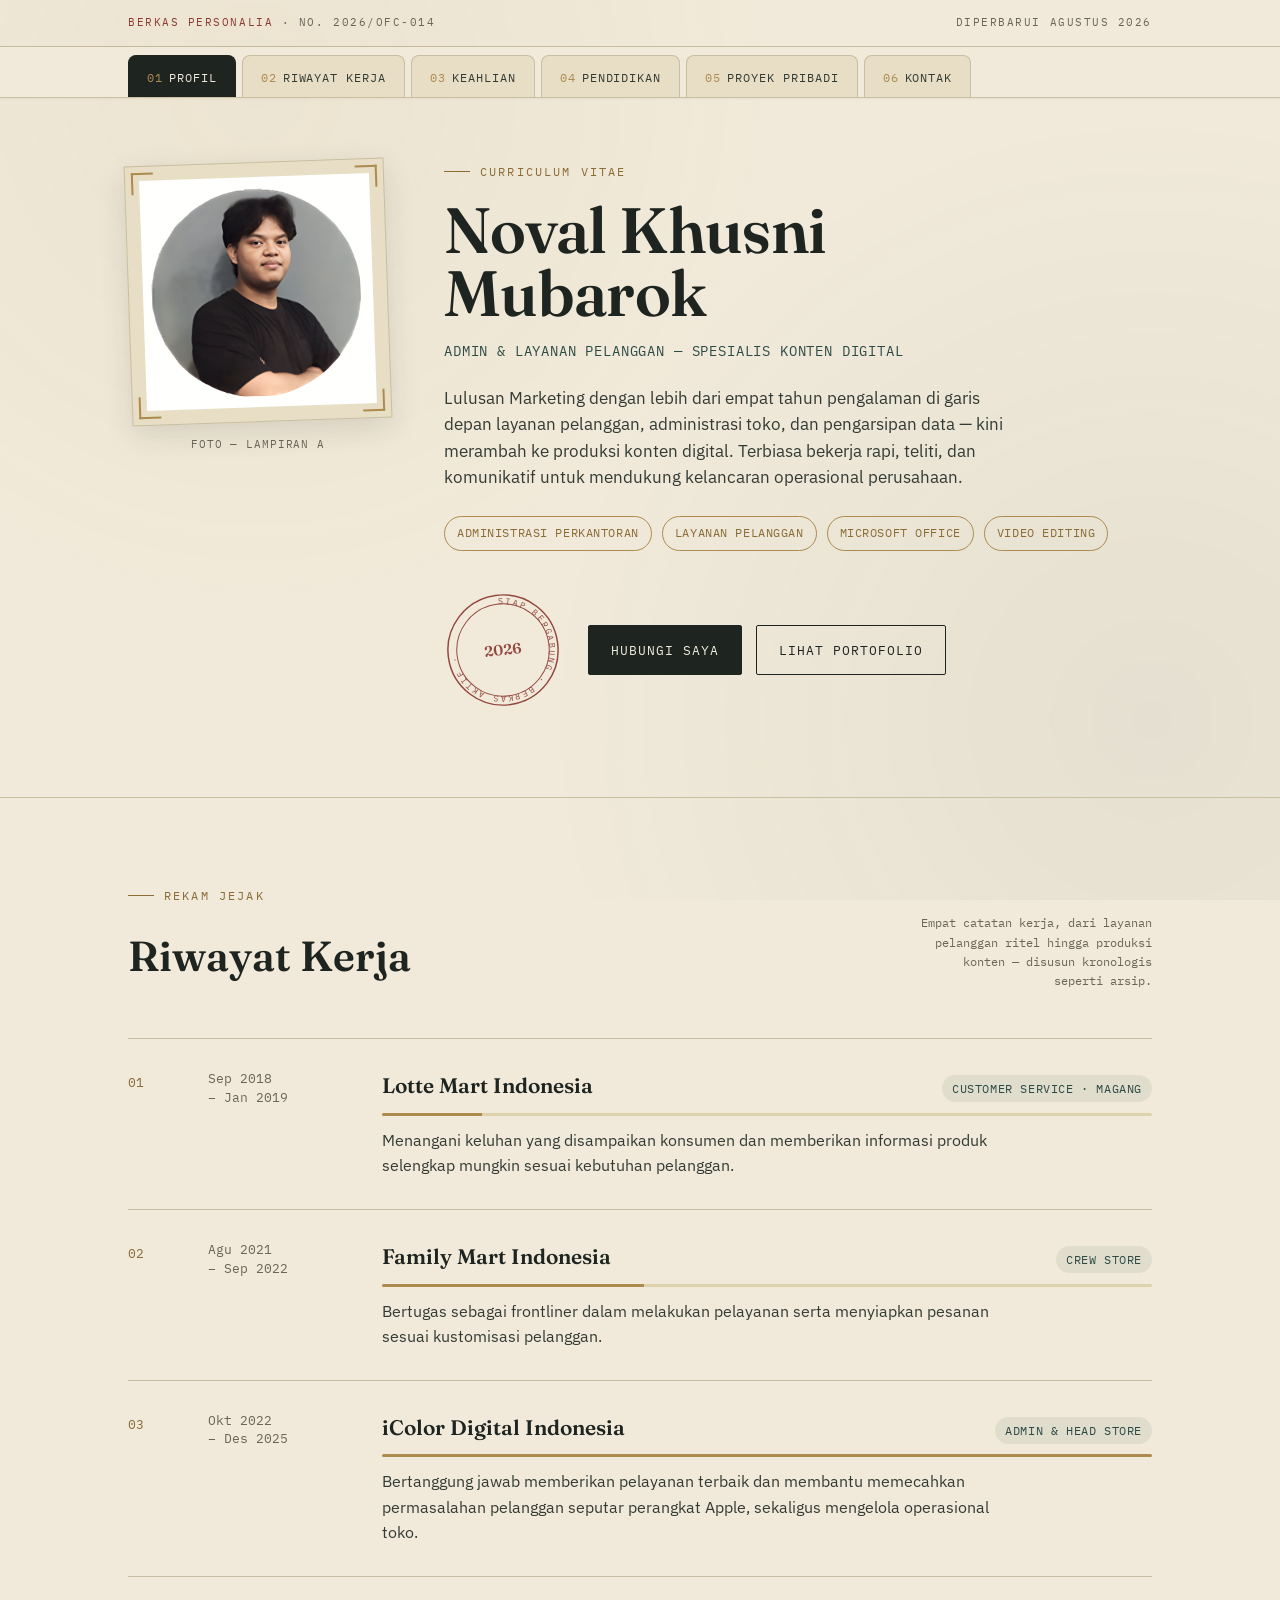
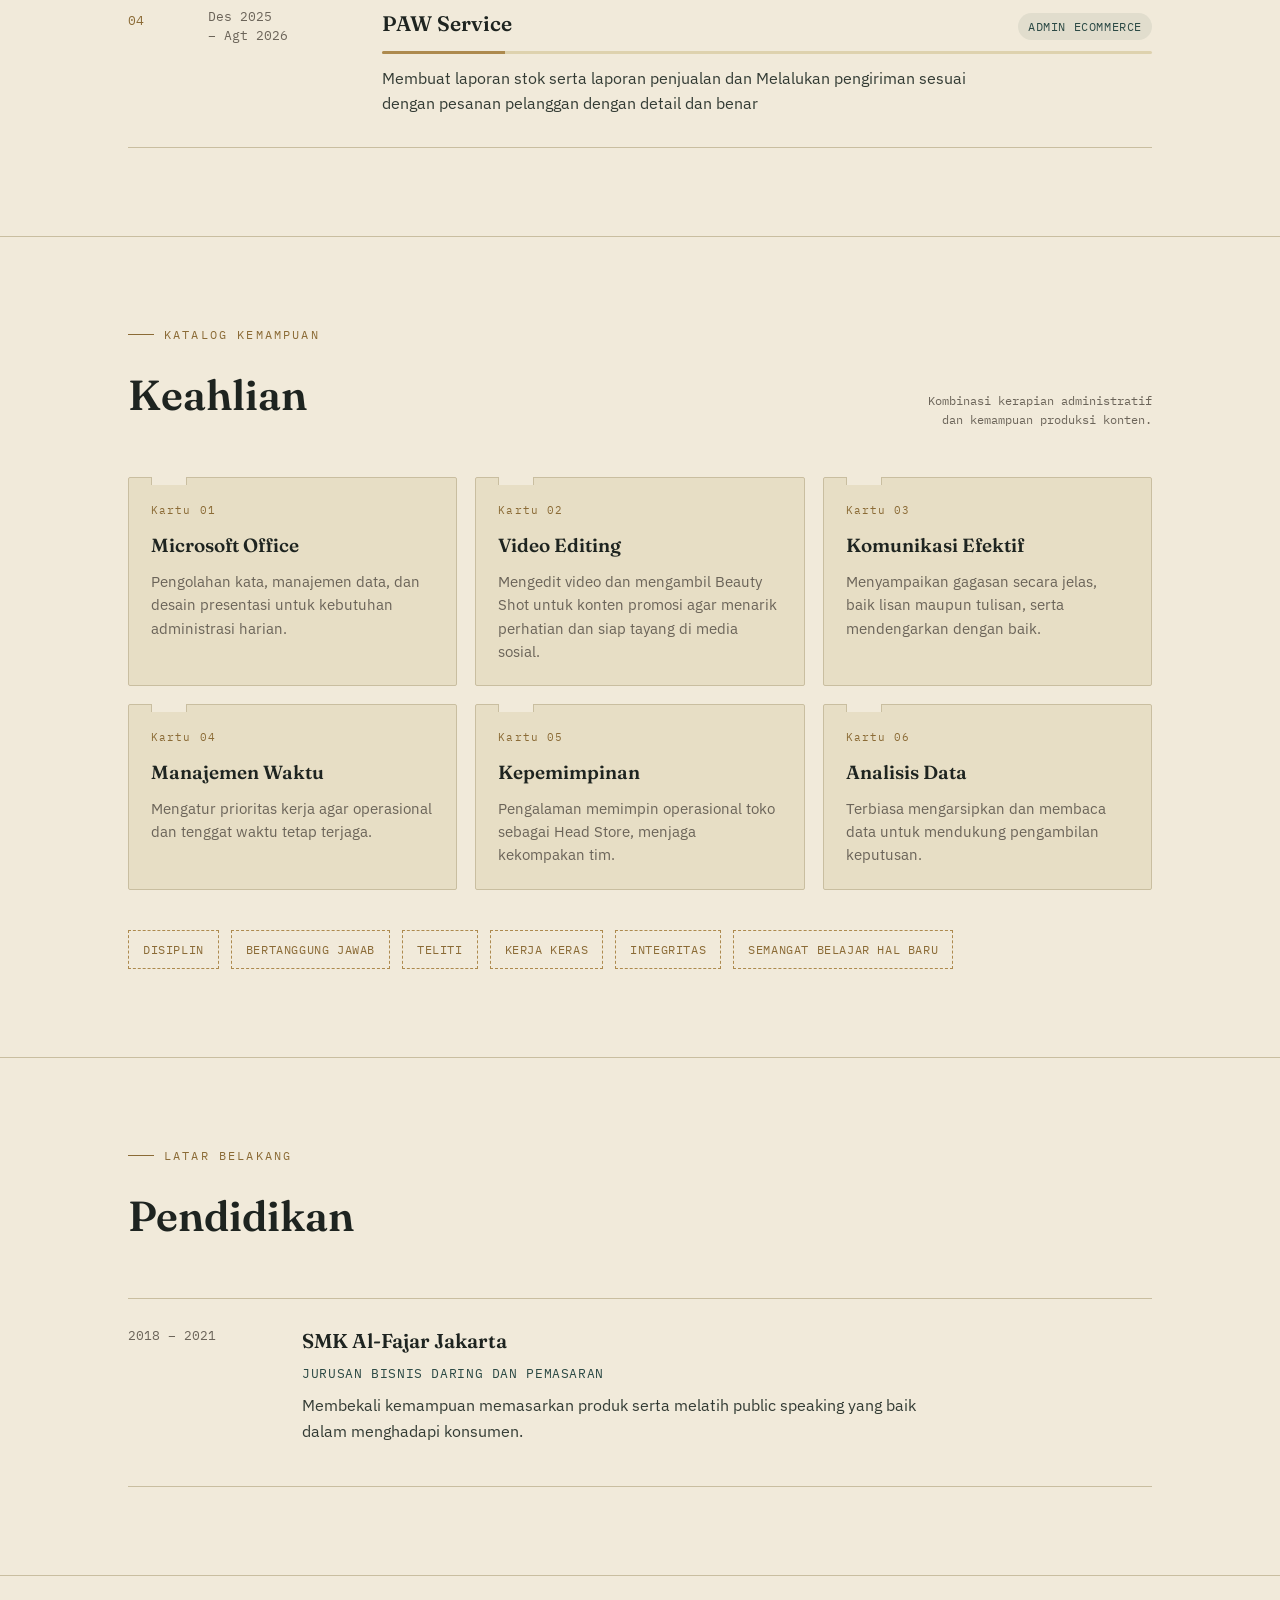
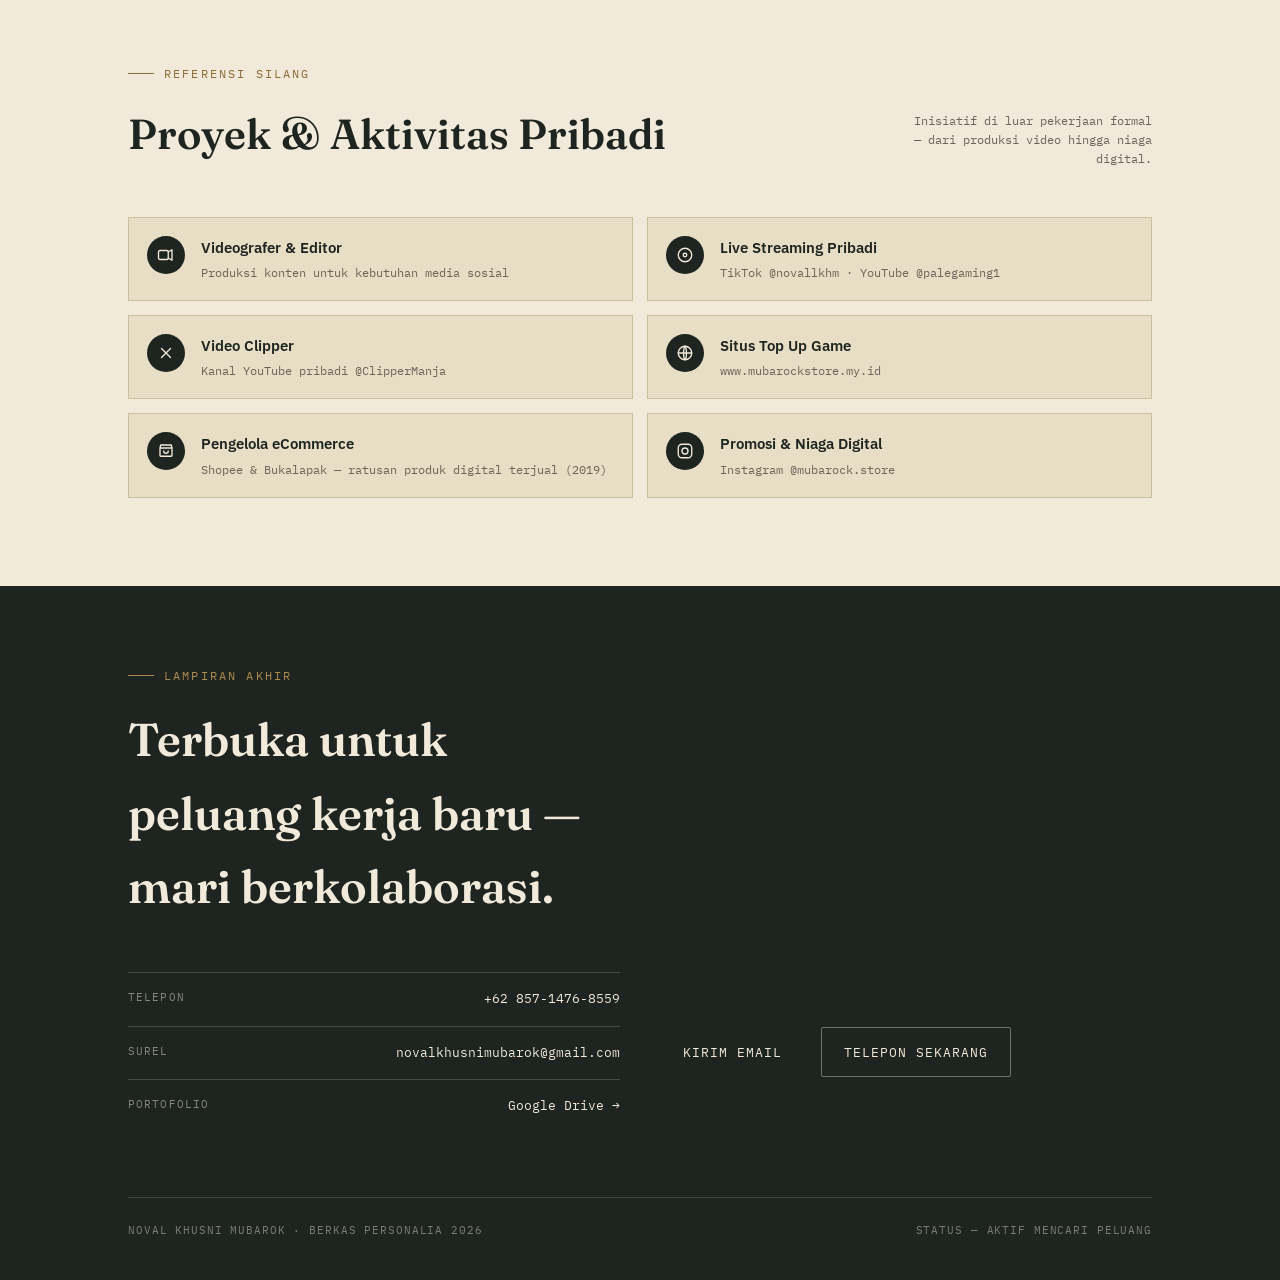
<file: index.html>
<!DOCTYPE html>
<html lang="id">
<head>
<meta charset="UTF-8">
<meta name="viewport" content="width=device-width, initial-scale=1.0">
<title>Noval Khusni Mubarok — Berkas Personalia</title>
<link rel="preconnect" href="https://fonts.googleapis.com">
<link rel="preconnect" href="https://fonts.gstatic.com" crossorigin>
<link href="https://fonts.googleapis.com/css2?family=Fraunces:ital,opsz,wght@0,9..144,300;0,9..144,450;0,9..144,600;0,9..144,700;1,9..144,450;1,9..144,600&family=IBM+Plex+Mono:wght@400;500;600&family=IBM+Plex+Sans:wght@400;500;600;700&display=swap" rel="stylesheet">
<link rel="stylesheet" href="style.css">
</head>
<body>

<div class="filehead">
  <div class="wrap">
    <div class="tag-left"><span>Berkas Personalia</span> · No. 2026/OFC-014</div>
    <div>Diperbarui Agustus 2026</div>
  </div>    
</div>

<nav class="tabs" id="tabsNav">
  <div class="wrap">
    <a href="#profil" class="tab active" data-target="profil"><span class="num">01</span>Profil</a>
    <a href="#riwayat" class="tab" data-target="riwayat"><span class="num">02</span>Riwayat Kerja</a>
    <a href="#keahlian" class="tab" data-target="keahlian"><span class="num">03</span>Keahlian</a>
    <a href="#pendidikan" class="tab" data-target="pendidikan"><span class="num">04</span>Pendidikan</a>
    <a href="#proyek" class="tab" data-target="proyek"><span class="num">05</span>Proyek Pribadi</a>
    <a href="#kontak" class="tab" data-target="kontak"><span class="num">06</span>Kontak</a>
  </div>
</nav>

<main>

  <!-- ===== PROFIL / HERO ===== -->
  <section id="profil" class="hero">
    <div class="wrap">
      <div class="grid">
        <div class="reveal is-visible">
          <div class="photo-mount">
            <img src="photo.png" alt="Foto Noval Khusni Mubarok">
            <span class="corner tl"></span><span class="corner tr"></span>
            <span class="corner bl"></span><span class="corner br"></span>
          </div>
          <div class="photo-caption">Foto — Lampiran A</div>
        </div>
        <div>
          <div class="eyebrow">Curriculum Vitae</div>
          <h1>Noval Khusni<br>Mubarok</h1>
          <div class="role">Admin &amp; Layanan Pelanggan — Spesialis Konten Digital</div>
          <p class="bio">Lulusan Marketing dengan lebih dari empat tahun pengalaman di garis depan layanan pelanggan, administrasi toko, dan pengarsipan data — kini merambah ke produksi konten digital. Terbiasa bekerja rapi, teliti, dan komunikatif untuk mendukung kelancaran operasional perusahaan.</p>
          <div class="chip-row">
            <span class="chip">Administrasi Perkantoran</span>
            <span class="chip">Layanan Pelanggan</span>
            <span class="chip">Microsoft Office</span>
            <span class="chip">Video Editing</span>
          </div>
          <div class="hero-foot">
            <svg class="stamp" viewBox="0 0 120 120">
              <circle cx="60" cy="60" r="56" stroke-width="1.5"></circle>
              <circle cx="60" cy="60" r="47" stroke-width="1"></circle>
              <path id="curve" d="M 60,13 A 47,47 0 1 1 59.9,13" fill="none"></path>
              <text><textPath href="#curve" startOffset="2">SIAP BERGABUNG · BERKAS AKTIF ·</textPath></text>
              <text x="60" y="65" text-anchor="middle" class="center-txt">2026</text>
            </svg>
            <div style="display:flex; gap:14px; flex-wrap:wrap;">
              <a class="btn" href="#kontak">Hubungi Saya</a>
              <a class="btn ghost" href="https://drive.google.com/drive/folders/1GbM7KE7v0NohRCS1TluLR4xJBZ6TYh8P" target="_blank" rel="noopener">Lihat Portofolio</a>
            </div>
          </div>
        </div>
      </div>
    </div>
  </section>

  <!-- ===== RIWAYAT KERJA ===== -->
  <section id="riwayat">
    <div class="wrap">
      <div class="sec-head reveal">
        <div>
          <div class="eyebrow">Rekam Jejak</div>
          <h2>Riwayat Kerja</h2>
        </div>
        <div class="sec-note">Empat catatan kerja, dari layanan pelanggan ritel hingga produksi konten — disusun kronologis seperti arsip.</div>
      </div>

      <div class="ledger">
        <div class="entry reveal" style="--w:13%">
          <div class="idx">01</div>
          <div class="when">Sep 2018<br>–&nbsp;Jan 2019</div>
          <div>
            <div class="role-line">
              <h3>Lotte Mart Indonesia</h3>
              <span class="org">Customer Service · Magang</span>
            </div>
            <div class="bar"><i></i></div>
            <p>Menangani keluhan yang disampaikan konsumen dan memberikan informasi produk selengkap mungkin sesuai kebutuhan pelanggan.</p>
          </div>
        </div>

        <div class="entry reveal" style="--w:34%">
          <div class="idx">02</div>
          <div class="when">Agu 2021<br>–&nbsp;Sep 2022</div>
          <div>
            <div class="role-line">
              <h3>Family Mart Indonesia</h3>
              <span class="org">Crew Store</span>
            </div>
            <div class="bar"><i></i></div>
            <p>Bertugas sebagai frontliner dalam melakukan pelayanan serta menyiapkan pesanan sesuai kustomisasi pelanggan.</p>
          </div>
        </div>

        <div class="entry reveal" style="--w:100%">
          <div class="idx">03</div>
          <div class="when">Okt 2022<br>–&nbsp;Des 2025</div>
          <div>
            <div class="role-line">
              <h3>iColor Digital Indonesia</h3>
              <span class="org">Admin &amp; Head Store</span>
            </div>
            <div class="bar"><i></i></div>
            <p>Bertanggung jawab memberikan pelayanan terbaik dan membantu memecahkan permasalahan pelanggan seputar perangkat Apple, sekaligus mengelola operasional toko.</p>
          </div>
        </div>

        <div class="entry reveal" style="--w:16%">
          <div class="idx">04</div>
          <div class="when">Des 2025<br>–&nbsp;Agt 2026</div>
          <div>
            <div class="role-line">
              <h3>PAW Service</h3>
              <span class="org">Admin eCommerce</span>
            </div>
            <div class="bar"><i></i></div>
            <p>Membuat laporan stok serta laporan penjualan dan Melalukan pengiriman sesuai dengan pesanan pelanggan dengan detail dan benar</p>
          </div>
        </div>
      </div>
    </div>
  </section>

  <!-- ===== KEAHLIAN ===== -->
  <section id="keahlian">
    <div class="wrap">
      <div class="sec-head reveal">
        <div>
          <div class="eyebrow">Katalog Kemampuan</div>
          <h2>Keahlian</h2>
        </div>
        <div class="sec-note">Kombinasi kerapian administratif dan kemampuan produksi konten.</div>
      </div>

      <div class="catalog">
        <div class="card reveal"><div class="n">Kartu 01</div><h3>Microsoft Office</h3><p>Pengolahan kata, manajemen data, dan desain presentasi untuk kebutuhan administrasi harian.</p></div>
        <div class="card reveal"><div class="n">Kartu 02</div><h3>Video Editing</h3><p>Mengedit video dan mengambil Beauty Shot untuk konten promosi agar menarik perhatian dan siap tayang di media sosial.</p></div>
        <div class="card reveal"><div class="n">Kartu 03</div><h3>Komunikasi Efektif</h3><p>Menyampaikan gagasan secara jelas, baik lisan maupun tulisan, serta mendengarkan dengan baik.</p></div>
        <div class="card reveal"><div class="n">Kartu 04</div><h3>Manajemen Waktu</h3><p>Mengatur prioritas kerja agar operasional dan tenggat waktu tetap terjaga.</p></div>
        <div class="card reveal"><div class="n">Kartu 05</div><h3>Kepemimpinan</h3><p>Pengalaman memimpin operasional toko sebagai Head Store, menjaga kekompakan tim.</p></div>
        <div class="card reveal"><div class="n">Kartu 06</div><h3>Analisis Data</h3><p>Terbiasa mengarsipkan dan membaca data untuk mendukung pengambilan keputusan.</p></div>
      </div>

      <div class="traits reveal" style="margin-top:40px;">
        <span class="trait">Disiplin</span>
        <span class="trait">Bertanggung Jawab</span>
        <span class="trait">Teliti</span>
        <span class="trait">Kerja Keras</span>
        <span class="trait">Integritas</span>
        <span class="trait">Semangat Belajar Hal Baru</span>
      </div>
    </div>
  </section>

  <!-- ===== PENDIDIKAN ===== -->
  <section id="pendidikan">
    <div class="wrap">
      <div class="sec-head reveal">
        <div>
          <div class="eyebrow">Latar Belakang</div>
          <h2>Pendidikan</h2>
        </div>
      </div>
      <div class="edu reveal">
        <div class="when">2018 – 2021</div>
        <div>
          <h3>SMK Al-Fajar Jakarta</h3>
          <div class="major">Jurusan Bisnis Daring dan Pemasaran</div>
          <p>Membekali kemampuan memasarkan produk serta melatih public speaking yang baik dalam menghadapi konsumen.</p>
        </div>
      </div>
    </div>
  </section>

  <!-- ===== PROYEK PRIBADI ===== -->
  <section id="proyek">
    <div class="wrap">
      <div class="sec-head reveal">
        <div>
          <div class="eyebrow">Referensi Silang</div>
          <h2>Proyek &amp; Aktivitas Pribadi</h2>
        </div>
        <div class="sec-note">Inisiatif di luar pekerjaan formal — dari produksi video hingga niaga digital.</div>
      </div>

      <div class="rolodex">
        <div class="ref reveal">
          <div class="ic"><svg viewBox="0 0 24 24" stroke-width="1.8"><path d="M15 8l5-3v14l-5-3M4 6h9a2 2 0 0 1 2 2v8a2 2 0 0 1-2 2H4a2 2 0 0 1-2-2V8a2 2 0 0 1 2-2Z" stroke-linecap="round" stroke-linejoin="round"/></svg></div>
          <div class="body"><b>Videografer &amp; Editor</b><span>Produksi konten untuk kebutuhan media sosial</span></div>
        </div>
        <div class="ref reveal">
          <div class="ic"><svg viewBox="0 0 24 24" stroke-width="1.8"><circle cx="12" cy="12" r="9"/><circle cx="12" cy="12" r="2.4" fill="currentColor"/></svg></div>
          <div class="body"><b>Live Streaming Pribadi</b><span>TikTok @novallkhm · YouTube @palegaming1</span></div>
        </div>
        <div class="ref reveal">
          <div class="ic"><svg viewBox="0 0 24 24" stroke-width="1.8"><path d="M6 6l12 12M18 6L6 18" stroke-linecap="round"/></svg></div>
          <div class="body"><b>Video Clipper</b><span>Kanal YouTube pribadi @ClipperManja</span></div>
        </div>
        <div class="ref reveal">
          <div class="ic"><svg viewBox="0 0 24 24" stroke-width="1.8"><circle cx="12" cy="12" r="9"/><path d="M3 12h18M12 3c2.5 2.7 2.5 15.3 0 18M12 3c-2.5 2.7-2.5 15.3 0 18" stroke-linecap="round"/></svg></div>
          <div class="body"><b>Situs Top Up Game</b><span>www.mubarockstore.my.id</span></div>
        </div>
        <div class="ref reveal">
          <div class="ic"><svg viewBox="0 0 24 24" stroke-width="1.8"><path d="M4 8l1-4h14l1 4M4 8h16M4 8v10a1 1 0 0 0 1 1h14a1 1 0 0 0 1-1V8M9 12a3 3 0 0 0 6 0" stroke-linecap="round" stroke-linejoin="round"/></svg></div>
          <div class="body"><b>Pengelola eCommerce</b><span>Shopee &amp; Bukalapak — ratusan produk digital terjual (2019)</span></div>
        </div>
        <div class="ref reveal">
          <div class="ic"><svg viewBox="0 0 24 24" stroke-width="1.8"><rect x="3" y="3" width="18" height="18" rx="5"/><circle cx="12" cy="12" r="4"/><circle cx="17.2" cy="6.8" r="1" fill="currentColor" stroke="none"/></svg></div>
          <div class="body"><b>Promosi &amp; Niaga Digital</b><span>Instagram @mubarock.store</span></div>
        </div>
      </div>
    </div>
  </section>

</main>

<!-- ===== FOOTER / KONTAK ===== -->
<footer id="kontak">
  <div class="wrap">
    <div class="eyebrow">Lampiran Akhir</div>
    <h2>Terbuka untuk peluang kerja baru — mari berkolaborasi.</h2>

    <div class="contact-grid">
      <div>
        <div class="cline"><span>Telepon</span><a href="tel:+628574768559">+62 857-1476-8559</a></div>
        <div class="cline"><span>Surel</span><a href="mailto:novalkhusnimubarok@gmail.com">novalkhusnimubarok@gmail.com</a></div>
        <div class="cline"><span>Portofolio</span><a href="https://drive.google.com/drive/folders/1GbM7KE7v0NohRCS1TluLR4xJBZ6TYh8P" target="_blank" rel="noopener">Google Drive →</a></div>
      </div>
      <div style="display:flex; align-items:center; justify-content:flex-start; gap:16px; flex-wrap:wrap;">
        <a class="btn" href="mailto:novalkhusnimubarok@gmail.com">Kirim Email</a>
        <a class="btn ghost" href="tel:+628574768559">Telepon Sekarang</a>
      </div>
    </div>

    <div class="bottom-bar">
      <span>Noval Khusni Mubarok · Berkas Personalia 2026</span>
      <span>Status — Aktif Mencari Peluang</span>
    </div>
  </div>
</footer>


<script src="app.js"></script>

</body>
</html>
</file>
<file: style.css>
:root{
    --ink:#1E2420;
    --ink-soft:#333B34;
    --paper:#F1EADA;
    --paper-2:#E7DEC5;
    --paper-3:#DED2AE;
    --brass:#AD8A4E;
    --brass-dark:#8B6B36;
    --teal:#2C4A45;
    --stamp:#8B3A32;
    --line:#C9BEA0;
    --muted:#6B6459;
    --shadow: 0 10px 30px rgba(30,36,32,0.12);
  }

  *{box-sizing:border-box;}
  html{scroll-behavior:smooth;}
  @media (prefers-reduced-motion: reduce){
    html{scroll-behavior:auto;}
    *{animation-duration:0.01ms !important; animation-iteration-count:1 !important; transition-duration:0.01ms !important;}
  }

  body{
    margin:0;
    background:var(--paper);
    color:var(--ink);
    font-family:'IBM Plex Sans', sans-serif;
    font-size:16px;
    line-height:1.6;
    -webkit-font-smoothing:antialiased;
  }

  a{color:inherit;}
  ::selection{background:var(--brass); color:var(--paper);}

  a:focus-visible, button:focus-visible, .tab:focus-visible{
    outline:2px solid var(--stamp);
    outline-offset:3px;
    border-radius:2px;
  }

  /* faint paper texture */
  body::before{
    content:"";
    position:fixed; inset:0;
    background-image:
      radial-gradient(circle at 20% 10%, rgba(173,138,78,0.06), transparent 40%),
      radial-gradient(circle at 90% 80%, rgba(44,74,69,0.06), transparent 45%);
    pointer-events:none;
    z-index:0;
  }

  .wrap{max-width:1080px; margin:0 auto; padding:0 28px; position:relative; z-index:1;}

  /* ===== Header / file strip ===== */
  .filehead{
    border-bottom:1px solid var(--line);
    font-family:'IBM Plex Mono', monospace;
    font-size:11px;
    letter-spacing:0.14em;
    text-transform:uppercase;
    color:var(--muted);
    padding:14px 0;
  }
  .filehead .wrap{display:flex; justify-content:space-between; align-items:center; gap:16px; flex-wrap:wrap;}
  .filehead .tag-left span{color:var(--stamp);}

  /* ===== Sticky folder-tab nav ===== */
  nav.tabs{
    position:sticky; top:0; z-index:50;
    background:var(--paper);
    border-bottom:1px solid var(--line);
    box-shadow:0 2px 0 rgba(0,0,0,0.02);
  }
  nav.tabs .wrap{
    display:flex; gap:6px; overflow-x:auto; padding-top:0;
    scrollbar-width:thin;
  }
  nav.tabs .wrap::-webkit-scrollbar{height:4px;}
  nav.tabs .wrap::-webkit-scrollbar-thumb{background:var(--paper-3);}

  .tab{
    position:relative;
    flex:0 0 auto;
    font-family:'IBM Plex Mono', monospace;
    font-size:12px;
    letter-spacing:0.08em;
    text-transform:uppercase;
    text-decoration:none;
    color:var(--ink-soft);
    background:var(--paper-2);
    padding:12px 18px 10px;
    border-radius:8px 8px 0 0;
    border:1px solid var(--line);
    border-bottom:none;
    margin-top:8px;
    transition:background .25s ease, color .25s ease, transform .2s ease;
    white-space:nowrap;
  }
  .tab:hover{background:var(--paper-3); transform:translateY(-2px);}
  .tab.active{
    background:var(--ink);
    color:var(--paper);
    border-color:var(--ink);
  }
  .tab .num{color:var(--brass); margin-right:6px;}
  .tab.active .num{color:var(--brass);}

  section{padding:88px 0; position:relative; border-bottom:1px solid var(--line);}
  section:last-of-type{border-bottom:none;}

  .eyebrow{
    font-family:'IBM Plex Mono', monospace;
    font-size:12px;
    letter-spacing:0.18em;
    text-transform:uppercase;
    color:var(--brass-dark);
    display:flex; align-items:center; gap:10px;
    margin-bottom:18px;
  }
  .eyebrow::before{
    content:"";
    width:26px; height:1px; background:var(--brass-dark);
  }

  h1,h2,h3{font-family:'Fraunces', serif; font-weight:600; margin:0; color:var(--ink);}

  /* ===== HERO ===== */
  .hero{padding-top:64px;}
  .hero .grid{
    display:grid;
    grid-template-columns:260px 1fr;
    gap:56px;
    align-items:start;
  }
  .photo-mount{
    position:relative;
    width:100%;
    aspect-ratio:1/1;
    background:var(--paper-2);
    padding:14px;
    border:1px solid var(--line);
    box-shadow:var(--shadow);
    transform:rotate(-2deg);
  }
  .photo-mount img{
    width:100%; height:100%; object-fit:cover;
    display:block;
    filter:sepia(8%) saturate(92%);
  }
  .corner{
    position:absolute; width:22px; height:22px;
    border-color:var(--brass);
  }
  .corner.tl{top:6px; left:6px; border-top:2px solid var(--brass); border-left:2px solid var(--brass);}
  .corner.tr{top:6px; right:6px; border-top:2px solid var(--brass); border-right:2px solid var(--brass);}
  .corner.bl{bottom:6px; left:6px; border-bottom:2px solid var(--brass); border-left:2px solid var(--brass);}
  .corner.br{bottom:6px; right:6px; border-bottom:2px solid var(--brass); border-right:2px solid var(--brass);}
  .photo-caption{
    margin-top:14px;
    font-family:'IBM Plex Mono', monospace;
    font-size:11px;
    letter-spacing:0.08em;
    color:var(--muted);
    text-align:center;
    text-transform:uppercase;
  }

  .hero h1{
    font-size:clamp(40px, 6vw, 64px);
    line-height:0.98;
    letter-spacing:-0.01em;
  }
  .hero .role{
    font-family:'IBM Plex Mono', monospace;
    font-size:14px;
    letter-spacing:0.06em;
    color:var(--teal);
    margin-top:16px;
    text-transform:uppercase;
  }
  .hero .bio{
    margin-top:22px;
    max-width:56ch;
    color:var(--ink-soft);
    font-size:16.5px;
  }
  .chip-row{display:flex; flex-wrap:wrap; gap:10px; margin-top:26px;}
  .chip{
    font-family:'IBM Plex Mono', monospace;
    font-size:11.5px;
    letter-spacing:0.05em;
    text-transform:uppercase;
    border:1px solid var(--brass);
    color:var(--brass-dark);
    padding:7px 12px;
    border-radius:999px;
  }

  .hero-foot{
    margin-top:40px;
    display:flex;
    align-items:center;
    gap:26px;
    flex-wrap:wrap;
  }
  .stamp{
    width:118px; height:118px;
    flex:0 0 auto;
    transform:rotate(-8deg);
    opacity:0.92;
  }
  .stamp text{
    font-family:'IBM Plex Mono', monospace;
    font-size:8.6px;
    letter-spacing:2px;
    fill:var(--stamp);
    text-transform:uppercase;
  }
  .stamp circle{fill:none; stroke:var(--stamp); }
  .stamp .center-txt{
    font-family:'Fraunces', serif;
    font-size:15px;
    font-weight:600;
    text-transform:none;
    letter-spacing:0;
  }

  .btn{
    display:inline-flex;
    align-items:center;
    gap:10px;
    background:var(--ink);
    color:var(--paper) !important;
    text-decoration:none;
    padding:14px 22px;
    font-family:'IBM Plex Mono', monospace;
    font-size:12.5px;
    letter-spacing:0.08em;
    text-transform:uppercase;
    border-radius:2px;
    transition:background .25s ease, transform .2s ease;
    border:1px solid var(--ink);
  }
  .btn:hover{background:var(--teal); border-color:var(--teal); transform:translateY(-2px);}
  .btn.ghost{
    background:transparent; color:var(--ink) !important; border:1px solid var(--ink);
  }
  .btn.ghost:hover{background:var(--ink); color:var(--paper) !important;}

  /* ===== reveal-on-scroll ===== */
  .reveal{opacity:0; transform:translateY(18px); transition:opacity .6s ease, transform .6s ease;}
  .reveal.is-visible{opacity:1; transform:translateY(0);}

  /* ===== Section headers ===== */
  .sec-head{display:flex; justify-content:space-between; align-items:flex-end; gap:24px; margin-bottom:48px; flex-wrap:wrap;}
  .sec-head h2{font-size:clamp(30px,4vw,42px);}
  .sec-note{font-family:'IBM Plex Mono', monospace; font-size:12px; color:var(--muted); max-width:34ch; text-align:right;}

  /* ===== Ledger / timeline ===== */
  .ledger{border-top:1px solid var(--line);}
  .entry{
    display:grid;
    grid-template-columns:56px 150px 1fr;
    gap:24px;
    padding:30px 0;
    border-bottom:1px solid var(--line);
    align-items:start;
  }
  .entry .idx{
    font-family:'IBM Plex Mono', monospace;
    font-size:13px;
    color:var(--brass-dark);
    padding-top:4px;
  }
  .entry .when{
    font-family:'IBM Plex Mono', monospace;
    font-size:12.5px;
    color:var(--muted);
    line-height:1.5;
  }
  .entry .bar{
    height:3px; background:var(--paper-3); margin-top:10px; border-radius:2px; overflow:hidden;
  }
  .entry .bar i{
    display:block; height:100%; background:var(--brass);
    width:0%; transition:width 1s ease .1s;
  }
  .entry.is-visible .bar i{ width:var(--w); }
  .entry .role-line{display:flex; justify-content:space-between; gap:16px; flex-wrap:wrap; align-items:baseline;}
  .entry h3{font-size:21px; font-weight:600;}
  .entry .org{
    font-family:'IBM Plex Mono', monospace;
    font-size:12px; letter-spacing:0.05em; text-transform:uppercase;
    color:var(--teal);
    background:rgba(44,74,69,0.08);
    padding:4px 10px;
    border-radius:999px;
    white-space:nowrap;
  }
  .entry p{margin:12px 0 0; color:var(--ink-soft); max-width:62ch;}

  /* ===== Skills catalog ===== */
  .catalog{
    display:grid;
    grid-template-columns:repeat(3, 1fr);
    gap:18px;
  }
  .card{
    background:var(--paper-2);
    border:1px solid var(--line);
    border-radius:2px;
    padding:24px 22px 22px;
    position:relative;
  }
  .card::before{
    content:"";
    position:absolute; top:-1px; left:22px;
    width:34px; height:8px;
    background:var(--paper);
    border-left:1px solid var(--line);
    border-right:1px solid var(--line);
  }
  .card .n{
    font-family:'IBM Plex Mono', monospace;
    font-size:11px; color:var(--brass-dark); letter-spacing:0.1em;
  }
  .card h3{font-size:19px; margin-top:10px; font-weight:600;}
  .card p{margin:10px 0 0; font-size:14.5px; color:var(--muted);}

  /* ===== Education ===== */
  .edu{
    display:grid;
    grid-template-columns:150px 1fr;
    gap:24px;
    padding:26px 0;
    border-top:1px solid var(--line);
    border-bottom:1px solid var(--line);
  }
  .edu .when{font-family:'IBM Plex Mono', monospace; font-size:12.5px; color:var(--muted);}
  .edu h3{font-size:20px;}
  .edu .major{color:var(--teal); font-family:'IBM Plex Mono', monospace; font-size:12.5px; text-transform:uppercase; letter-spacing:0.05em; margin-top:6px;}
  .edu p{color:var(--ink-soft); margin-top:10px; max-width:62ch;}

  /* ===== Rolodex / cross reference list ===== */
  .rolodex{
    display:grid;
    grid-template-columns:1fr 1fr;
    gap:14px;
  }
  .ref{
    display:flex;
    gap:16px;
    align-items:flex-start;
    padding:18px;
    border:1px solid var(--line);
    background:var(--paper-2);
    transition:transform .2s ease, box-shadow .2s ease;
  }
  .ref:hover{transform:translateY(-3px); box-shadow:var(--shadow);}
  .ref .ic{
    flex:0 0 auto;
    width:38px; height:38px;
    border-radius:50%;
    background:var(--ink);
    display:flex; align-items:center; justify-content:center;
  }
  .ref .ic svg{width:18px; height:18px; stroke:var(--paper); fill:none;}
  .ref .body b{display:block; font-size:14.5px; font-weight:600;}
  .ref .body span{
    display:block; margin-top:4px; font-family:'IBM Plex Mono', monospace;
    font-size:12px; color:var(--muted);
  }

  /* ===== Traits strip ===== */
  .traits{
    display:flex; flex-wrap:wrap; gap:12px;
    margin-top:8px;
  }
  .trait{
    font-family:'IBM Plex Mono', monospace;
    font-size:12px; letter-spacing:0.05em; text-transform:uppercase;
    padding:9px 14px;
    border:1px dashed var(--brass);
    color:var(--brass-dark);
  }

  /* ===== Footer / back cover ===== */
  footer{
    background:var(--ink);
    color:var(--paper);
    padding:80px 0 40px;
  }
  footer .eyebrow{color:var(--brass);}
  footer .eyebrow::before{background:var(--brass);}
  footer h2{color:var(--paper); font-size:clamp(30px,4.4vw,46px); max-width:16ch;}
  footer .contact-grid{
    display:grid;
    grid-template-columns:1fr 1fr;
    gap:40px;
    margin-top:48px;
  }
  footer .cline{
    border-top:1px solid rgba(241,234,218,0.2);
    padding:16px 0;
    display:flex; justify-content:space-between; gap:16px; flex-wrap:wrap;
    font-family:'IBM Plex Mono', monospace; font-size:13px;
  }
  footer .cline span:first-child{color:rgba(241,234,218,0.5); text-transform:uppercase; font-size:11px; letter-spacing:0.1em;}
  footer .cline a{text-decoration:none;}
  footer .cline a:hover{color:var(--brass);}
  footer .btn.ghost{color:var(--paper) !important; border-color:rgba(241,234,218,0.4);}
  footer .btn.ghost:hover{background:var(--paper); color:var(--ink) !important;}
  .bottom-bar{
    margin-top:64px; padding-top:24px;
    border-top:1px solid rgba(241,234,218,0.15);
    display:flex; justify-content:space-between; flex-wrap:wrap; gap:12px;
    font-family:'IBM Plex Mono', monospace; font-size:11px;
    color:rgba(241,234,218,0.45);
    text-transform:uppercase; letter-spacing:0.08em;
  }

  @media (max-width:820px){
    .hero .grid{grid-template-columns:1fr;}
    .photo-mount{max-width:220px;}
    .entry{grid-template-columns:32px 1fr; }
    .entry .when{grid-column:2; order:1;}
    .entry .role-line, .entry p, .entry .bar{grid-column:2; order:2;}
    .catalog{grid-template-columns:1fr 1fr;}
    .rolodex{grid-template-columns:1fr;}
    footer .contact-grid{grid-template-columns:1fr;}
    .edu{grid-template-columns:1fr; gap:8px;}
  }
  @media (max-width:520px){
    .catalog{grid-template-columns:1fr;}
    .sec-note{display:none;}
  }
</file>
